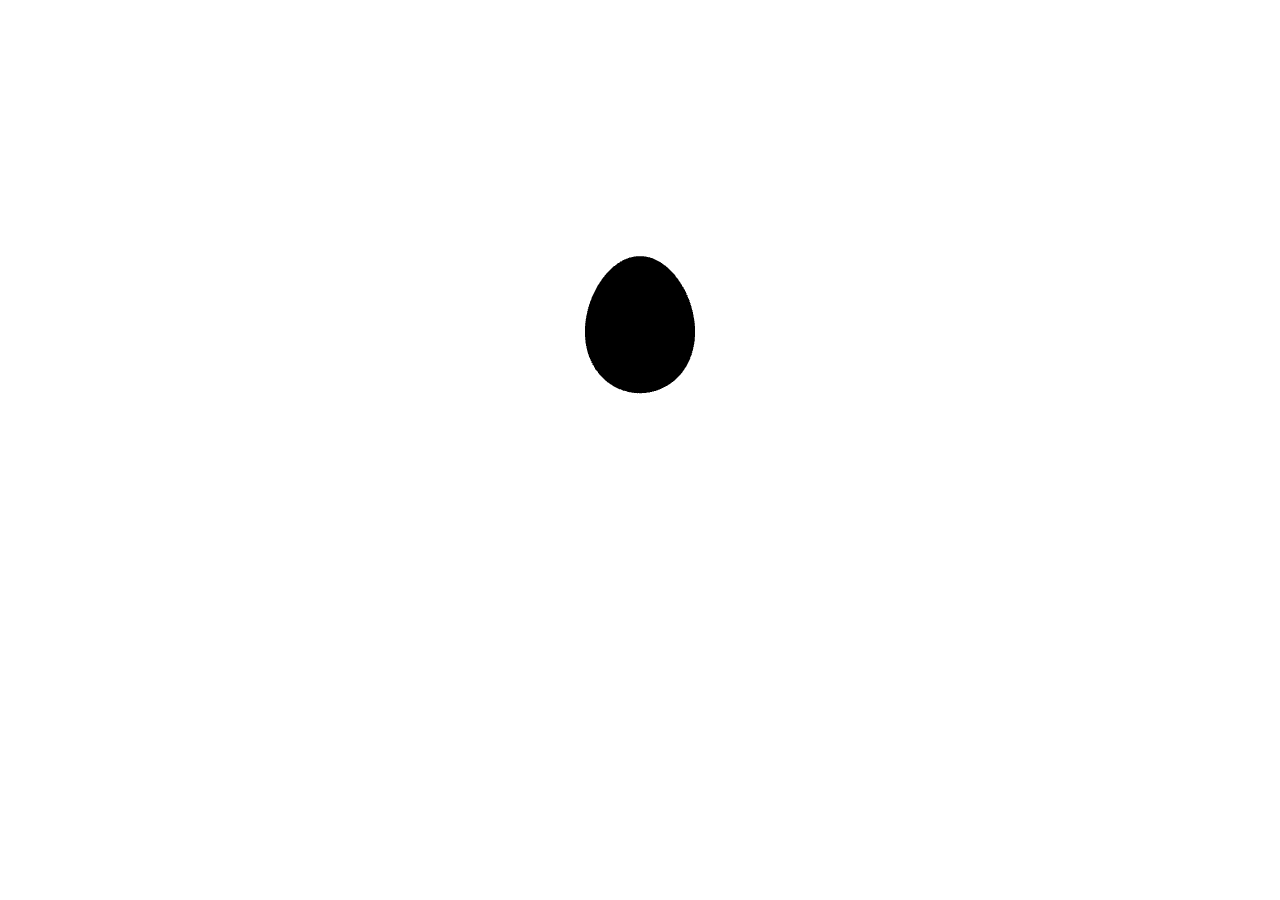
<file: index.html>
<!doctype html>
<html lang="en">
  <head>
    <meta charset="utf-8" />
    <meta name="viewport" content="width=device-width, initial-scale=1" />
    <title>the egg</title>
    <link rel="stylesheet" href="style.css" />
  </head>
  <body>
    <canvas id="stage"></canvas>
    <div id="words"></div>
    <script src="essay.js"></script>
    <script src="tunnel.js"></script>
    <script src="three.min.js"></script>
    <script src="egg3d.js"></script>
    <script src="audio.js"></script>
  </body>
</html>
</file>
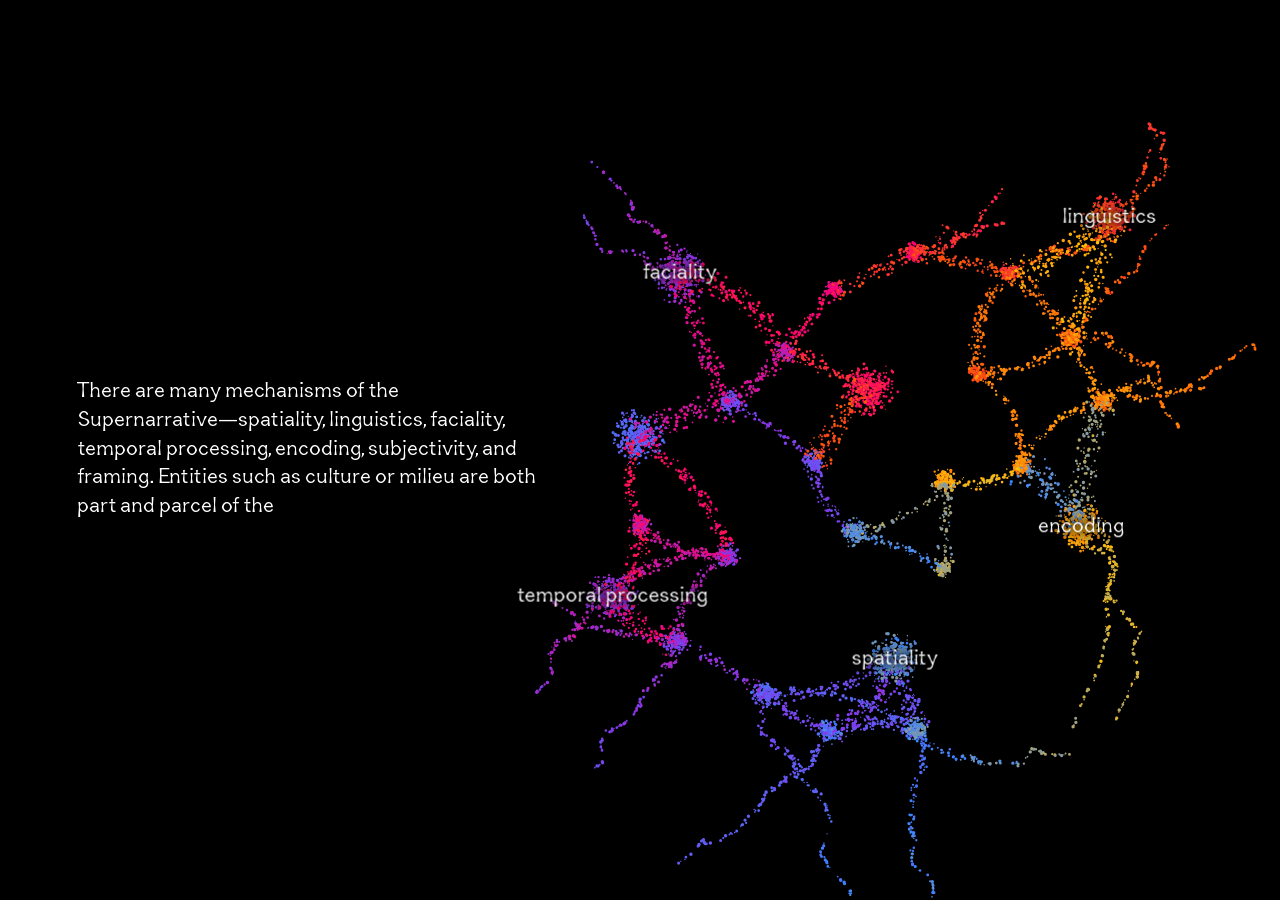
<file: nexus.html>
<!doctype html>
<html lang="en">
  <head>
    <meta charset="utf-8" />
    <meta name="viewport" content="width=device-width, initial-scale=1" />
    <title>amniota</title>
    <link rel="stylesheet" href="style.css" />
  </head>
  <body>
    <div id="page"></div>
    <script src="essay.js"></script>
    <script src="tunnel.js"></script>
    <script src="nexus.js"></script>
    <script>
      const SECTION_ID = "nexus";
    </script>
    <script src="section.js"></script>
    <script src="audio.js"></script>
  </body>
</html>
</file>
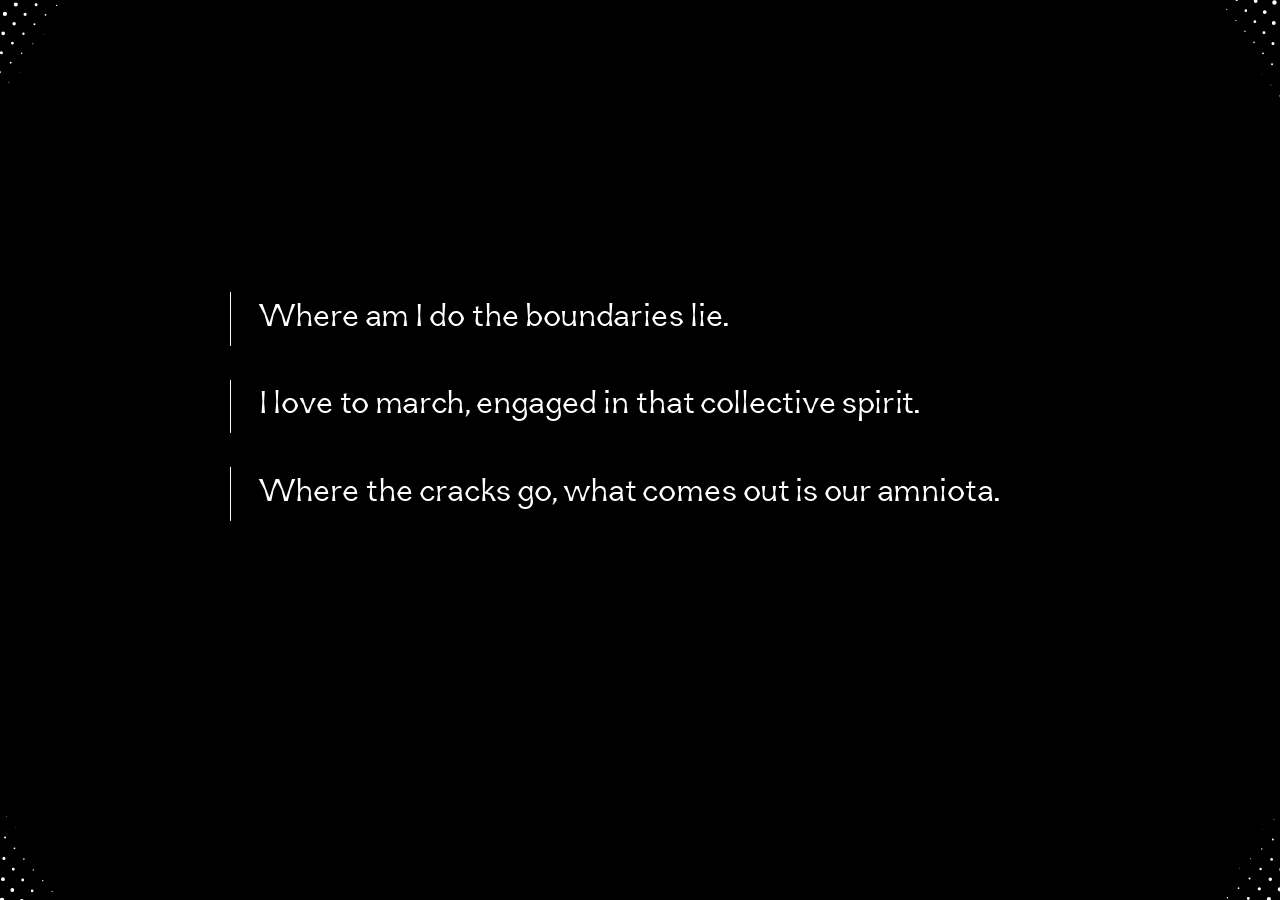
<file: section2.html>
<!doctype html>
<html lang="en">
  <head>
    <meta charset="utf-8" />
    <meta name="viewport" content="width=device-width, initial-scale=1" />
    <title>the egg</title>
    <link rel="stylesheet" href="style.css" />
  </head>
  <body class="dark">
    <div id="page"></div>
    <script src="essay.js"></script>
    <script src="tunnel.js"></script>
    <script>
      const SECTION_ID = "statements";
    </script>
    <script src="section.js"></script>
    <script src="audio.js"></script>
  </body>
</html>
</file>
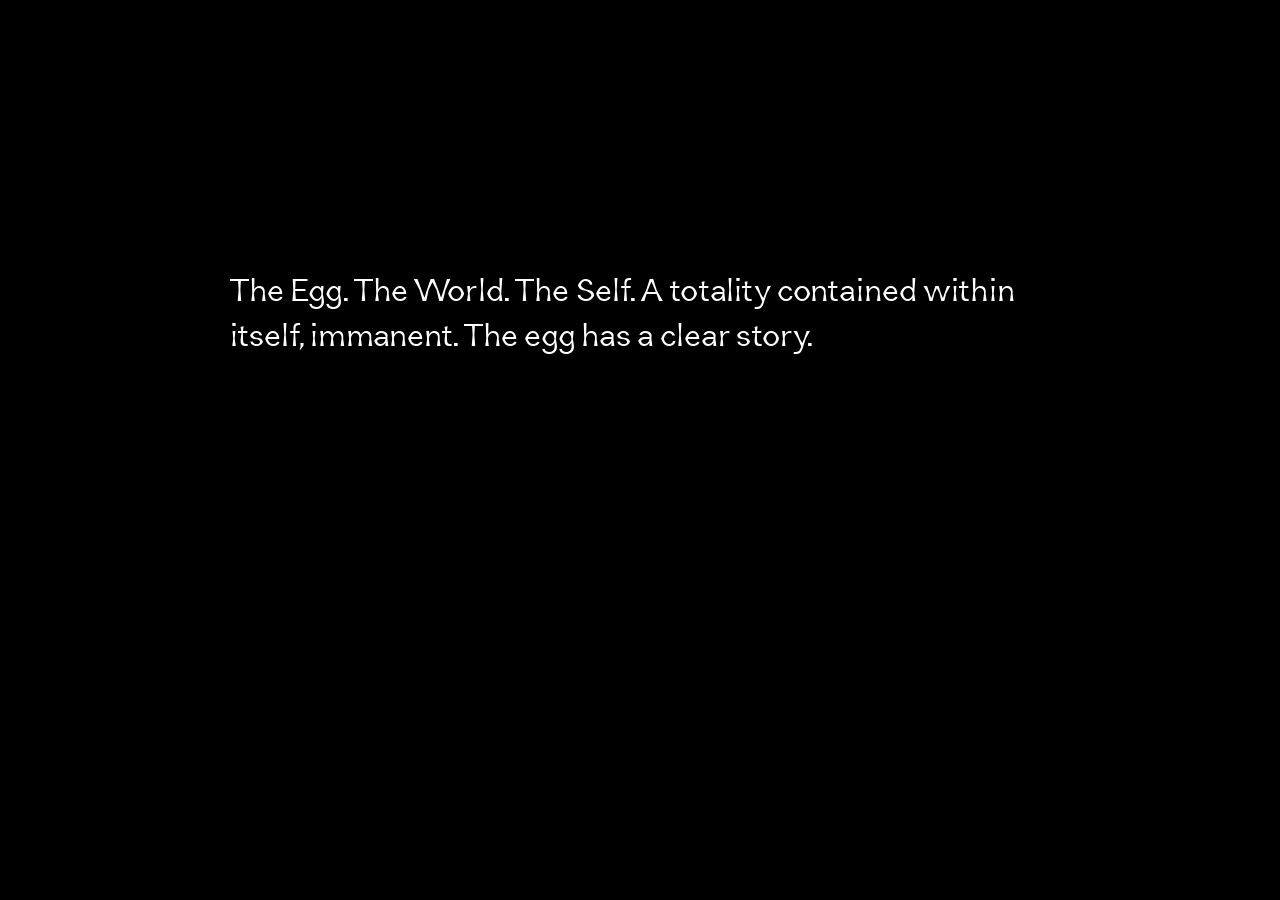
<file: section3.html>
<!doctype html>
<html lang="en">
  <head>
    <meta charset="utf-8" />
    <meta name="viewport" content="width=device-width, initial-scale=1" />
    <title>the egg</title>
    <link rel="stylesheet" href="style.css" />
  </head>
  <body class="dark">
    <div id="page"></div>
    <script src="essay.js"></script>
    <script src="tunnel.js"></script>
    <script>
      const SECTION_ID = "a";
    </script>
    <script src="section.js"></script>
    <script src="audio.js"></script>
  </body>
</html>
</file>
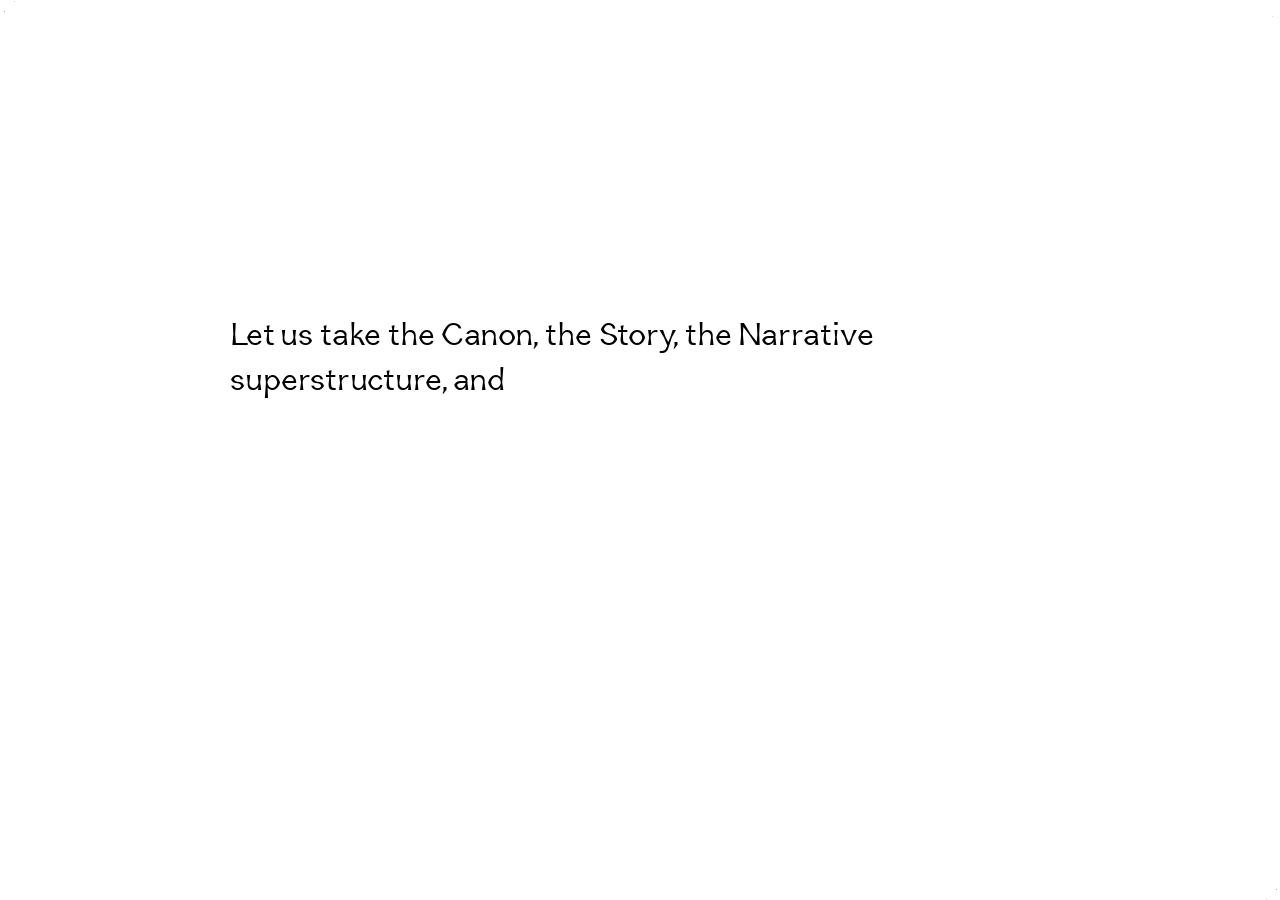
<file: section4.html>
<!doctype html>
<html lang="en">
  <head>
    <meta charset="utf-8" />
    <meta name="viewport" content="width=device-width, initial-scale=1" />
    <title>the egg</title>
    <link rel="stylesheet" href="style.css" />
  </head>
  <body>
    <div id="page"></div>
    <script src="essay.js"></script>
    <script src="tunnel.js"></script>
    <script>
      const SECTION_ID = "next";
    </script>
    <script src="section.js"></script>
    <script src="audio.js"></script>
  </body>
</html>
</file>
<file: style.css>
/* Put your font files in the font/ folder. */
@font-face {
  font-family: 'DT';
  src: url('font/dtworldtour.woff') format('woff');
}
@font-face {
  font-family: 'Avara';
  src: url('font/Avara-Bold.woff') format('woff');
}

:root { --fg: #0645d6; --bg: #fff; }
body.dark { --fg: #fff; --bg: #000; color: #fff; }

html, body {
  margin: 0; height: 100%; overflow: hidden;
  background: var(--bg); color: #000;
  font-family: 'DT', sans-serif;
  touch-action: none;
  -webkit-user-select: none; user-select: none;
}

#stage { position: fixed; inset: 0; width: 100%; height: 100%; display: block; }
#words { position: fixed; inset: 0; pointer-events: none; }

.w {
  position: absolute; left: 0; top: 0;
  white-space: nowrap; opacity: 0; will-change: transform;
}
.w.link {
  pointer-events: auto; cursor: pointer;
  color: #0645d6; text-decoration: none;
  padding: 0; outline-offset: 3px;
}

#hint {
  position: fixed; left: 0; right: 0; bottom: 6vh;
  text-align: center; font-size: 13px; letter-spacing: .22em; text-transform: uppercase;
  opacity: 0; transition: opacity 1.4s; pointer-events: none;
}

#page {
  position: fixed; left: 50%; top: 50%; transform: translate(-50%, -50%);
  width: min(820px, 86vw); font-size: clamp(20px, 2.4vw, 34px); line-height: 1.45;
}
#page p { margin: 0; }
#page .tok { opacity: 0; transition: opacity 1.2s; }
#page .tok.on { opacity: 1; }
#page a.link {
  cursor: pointer; text-decoration: none; color: #0645d6; background: none; padding: 0;
}

.choices { display: flex; flex-direction: column; gap: 1.1em; }
.choices button {
  font: inherit; color: var(--fg); background: transparent; text-align: left;
  border: 0; border-left: 1px solid var(--fg); padding: .15em 0 .15em .9em; margin: 0;
  cursor: pointer; opacity: 0; transition: opacity 1.1s, background .25s, color .25s;
  touch-action: manipulation;
}
.choices button.on { opacity: 1; }
.choices button:hover, .choices button:focus-visible { background: var(--fg); color: var(--bg); outline: none; }
.choices.decided button { pointer-events: none; }
.choices.decided button:not(.chosen) { opacity: .12; transition: opacity .6s; }
.choices.decided button.chosen { opacity: 1; background: var(--fg); color: var(--bg); }

#mass { position: fixed; inset: 0; width: 100%; height: 100%; z-index: 0; pointer-events: none; }
body.nexus #page { left: 6vw; top: 50%; transform: translateY(-50%); width: min(460px, 38vw); font-size: clamp(16px, 1.55vw, 23px); z-index: 2; }
.node {
  position: fixed; left: 0; top: 0; z-index: 3; color: #fff; text-decoration: none; white-space: nowrap;
  font-size: clamp(16px, 1.6vw, 24px); opacity: 0; transition: opacity 1.2s;
  text-shadow: 0 0 6px #000, 0 0 14px #000, 0 0 22px #000; cursor: pointer; padding: .3em .5em; will-change: transform;
}
.node.on { opacity: 1; }
.node.chosen { text-shadow: none; }
.node.seen { opacity: 0.45 !important; }
.node.exit { font-size: 0.8em; letter-spacing: 0.04em; pointer-events: none; }
.node.exit.on { pointer-events: auto; opacity: 1; }
@media (max-width: 899px) { body.nexus #page { top: 8vh; transform: none; width: 84vw; } }
</file>
